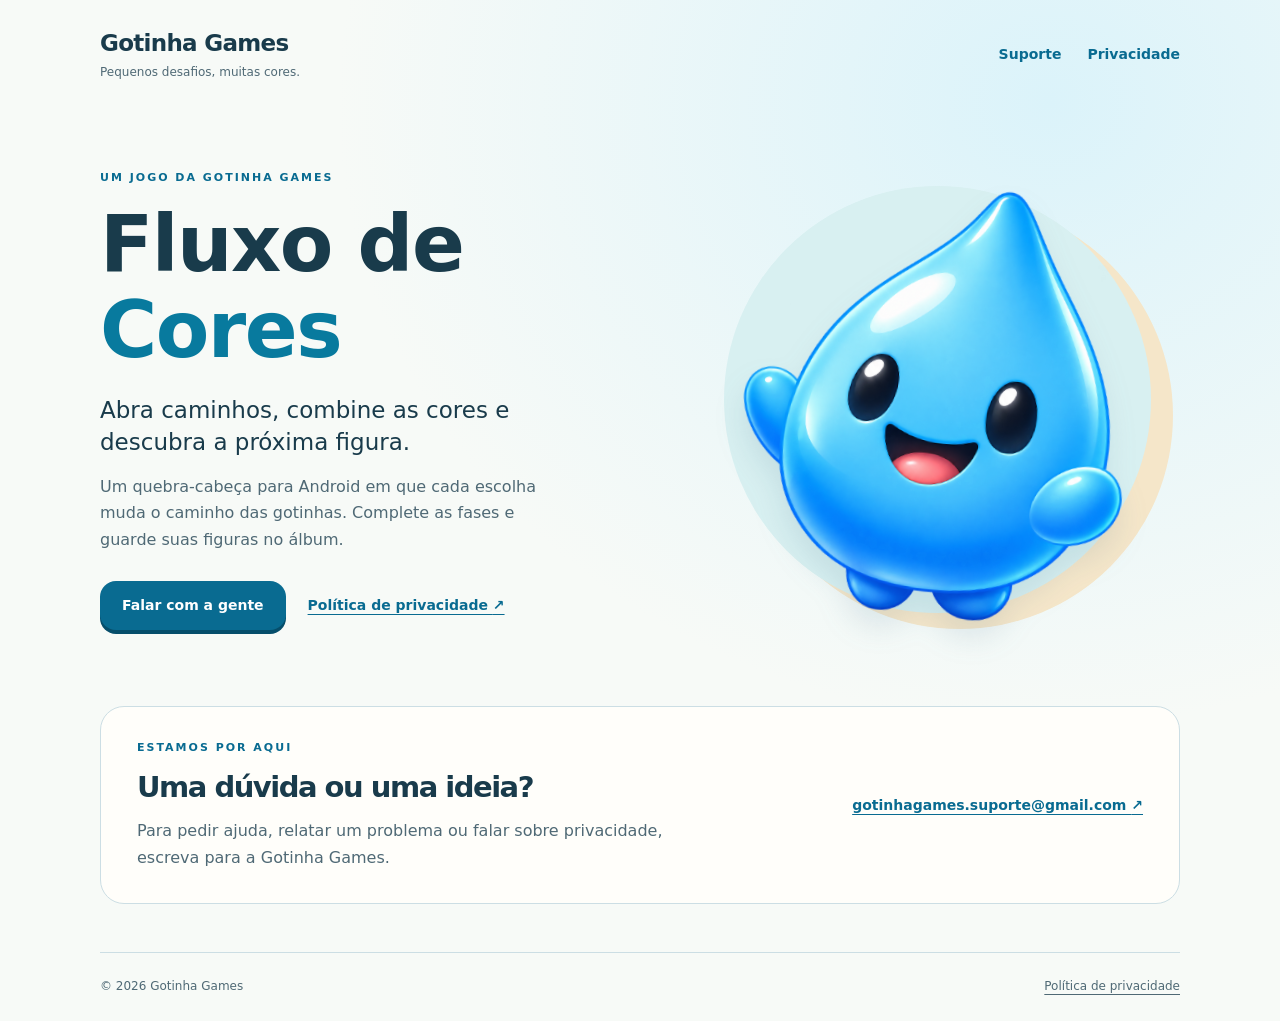
<file: index.html>
<!doctype html>
<html lang="pt-BR">
<head>
  <meta charset="utf-8">
  <meta name="viewport" content="width=device-width, initial-scale=1">
  <meta name="description" content="Fluxo de Cores, da Gotinha Games. Informações, suporte e política de privacidade do jogo.">
  <meta name="theme-color" content="#eaf6fa">
  <title>Gotinha Games · Fluxo de Cores</title>
  <link rel="stylesheet" href="styles.css">
</head>
<body>
  <a class="skip" href="#conteudo">Ir para o conteúdo</a>
  <header class="site-header wrap">
    <a class="brand" href="index.html">Gotinha Games<span>Pequenos desafios, muitas cores.</span></a>
    <nav aria-label="Principal"><a href="#suporte">Suporte</a><a href="privacidade.html">Privacidade</a></nav>
  </header>
  <main id="conteudo" class="wrap">
    <section class="hero" aria-labelledby="game-title">
      <div class="hero-copy">
        <p class="eyebrow">UM JOGO DA GOTINHA GAMES</p>
        <h1 id="game-title">Fluxo de <span>Cores</span></h1>
        <p class="lead">Abra caminhos, combine as cores e descubra a próxima figura.</p>
        <p>Um quebra-cabeça para Android em que cada escolha muda o caminho das gotinhas. Complete as fases e guarde suas figuras no álbum.</p>
        <div class="actions"><a class="button" href="#suporte">Falar com a gente</a><a class="text-link" href="privacidade.html">Política de privacidade <span aria-hidden="true">↗</span></a></div>
      </div>
      <div class="mascot"><div class="mascot-halo"></div><img src="gotinha.png" width="1159" height="1356" alt="Gotinha azul sorridente, a anfitriã do Fluxo de Cores"></div>
    </section>
    <section id="suporte" class="support" aria-labelledby="support-title">
      <div><p class="eyebrow">ESTAMOS POR AQUI</p><h2 id="support-title">Uma dúvida ou uma ideia?</h2><p>Para pedir ajuda, relatar um problema ou falar sobre privacidade, escreva para a Gotinha Games.</p></div>
      <a class="contact" href="mailto:gotinhagames.suporte@gmail.com">gotinhagames.suporte@gmail.com <span aria-hidden="true">↗</span></a>
    </section>
  </main>
  <footer class="wrap site-footer"><span>© 2026 Gotinha Games</span><a href="privacidade.html">Política de privacidade</a></footer>
</body>
</html>
</file>
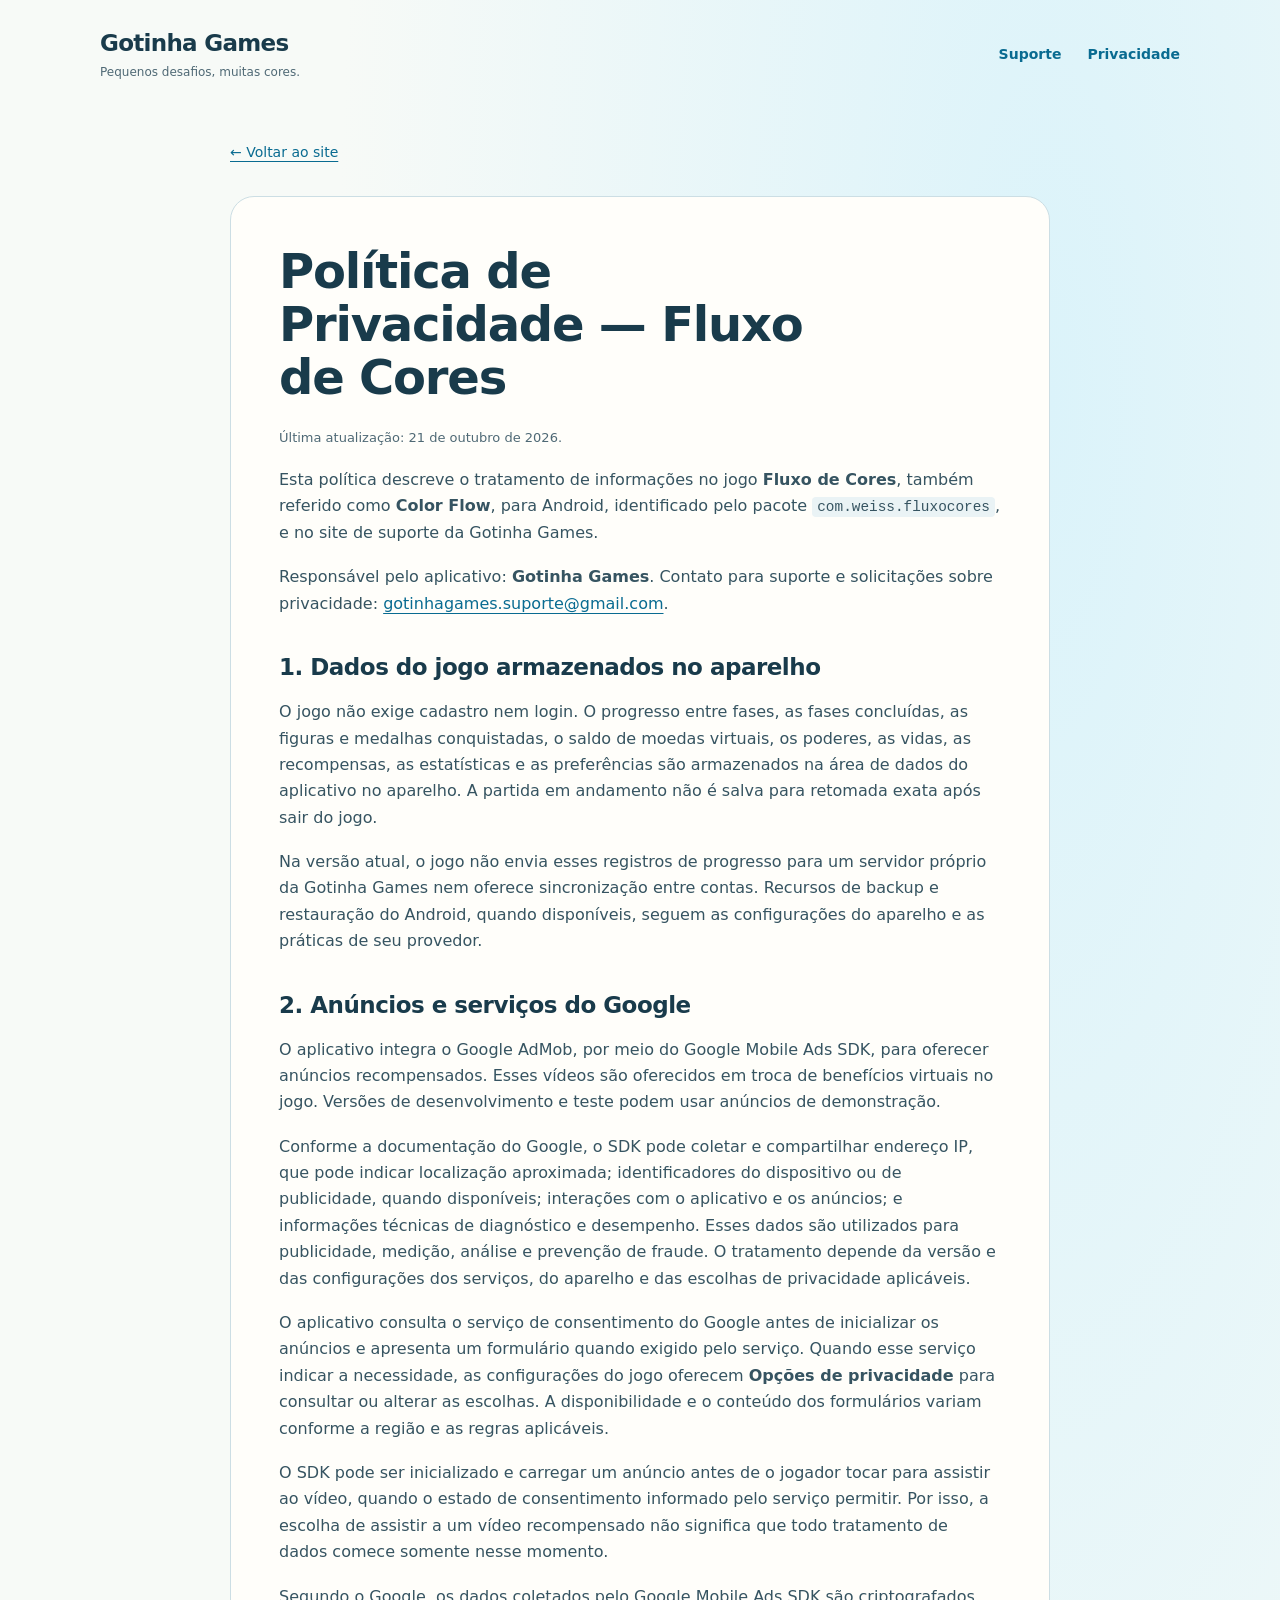
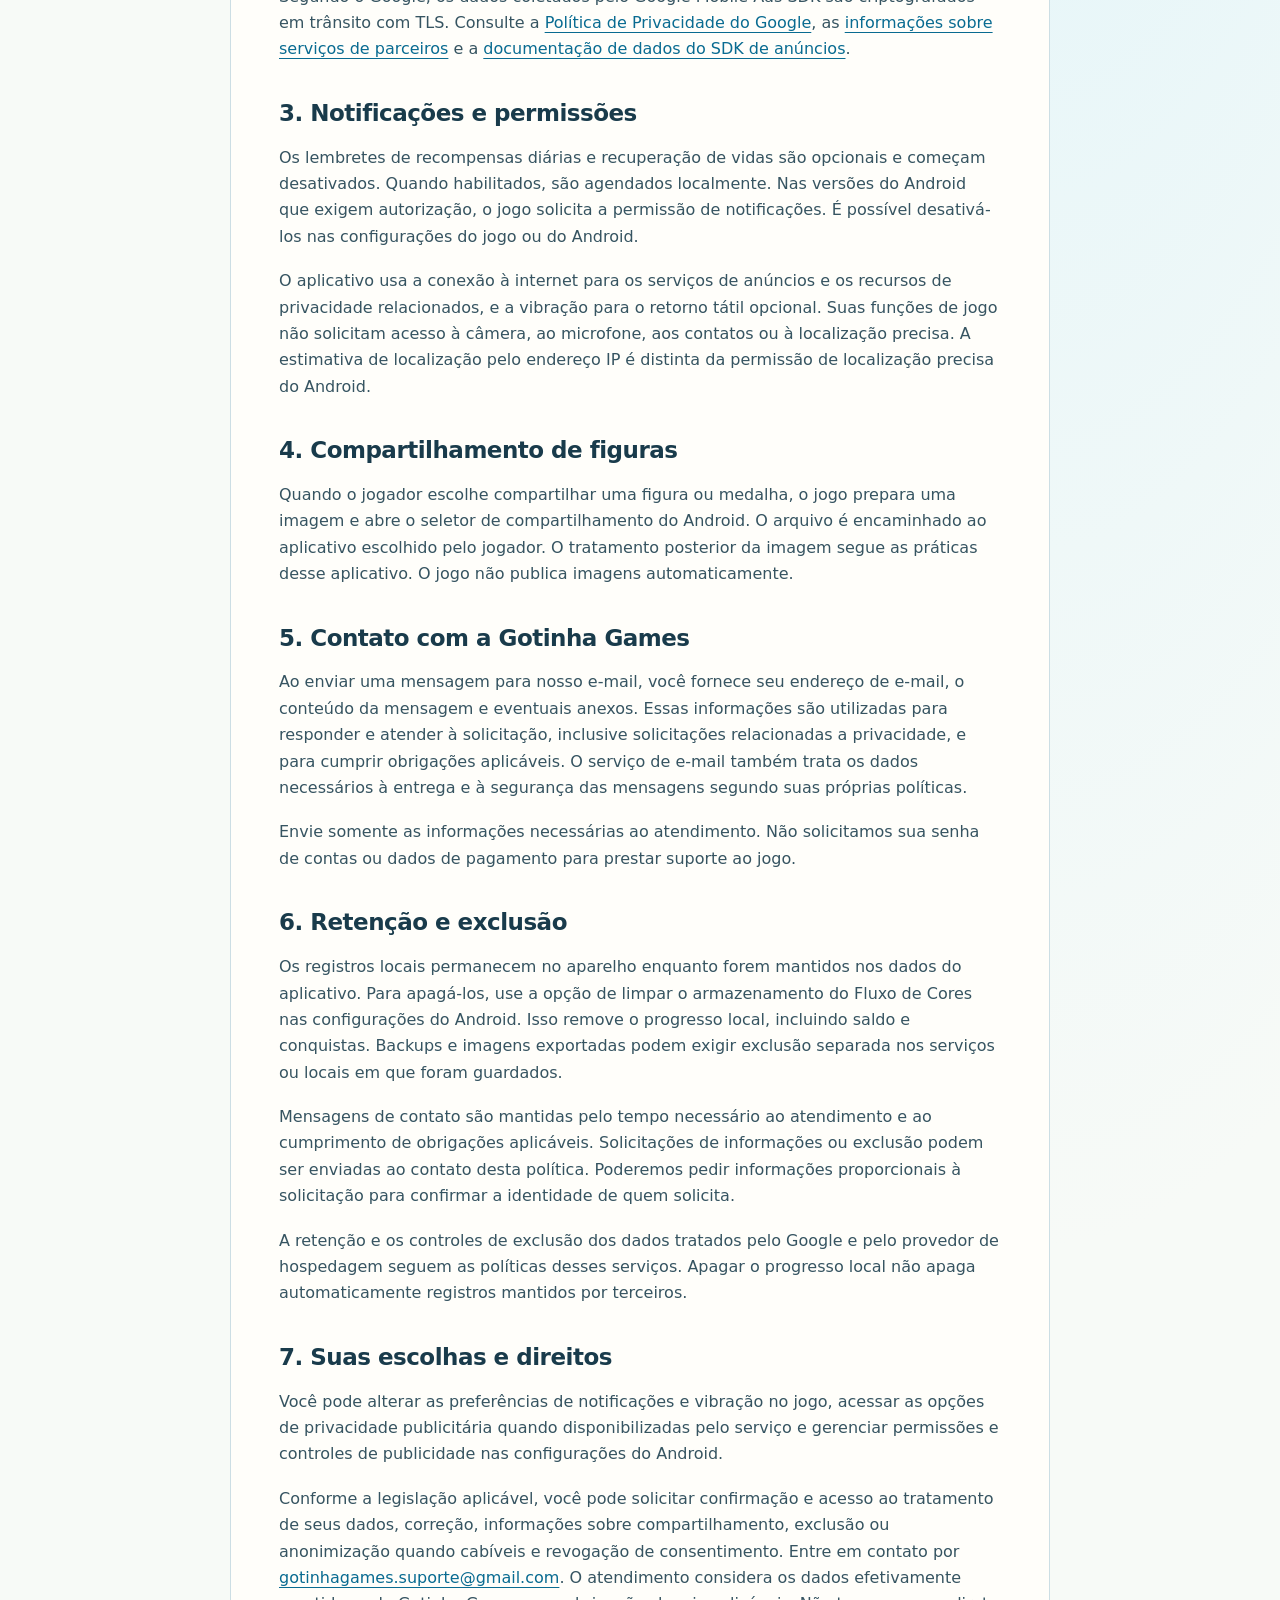
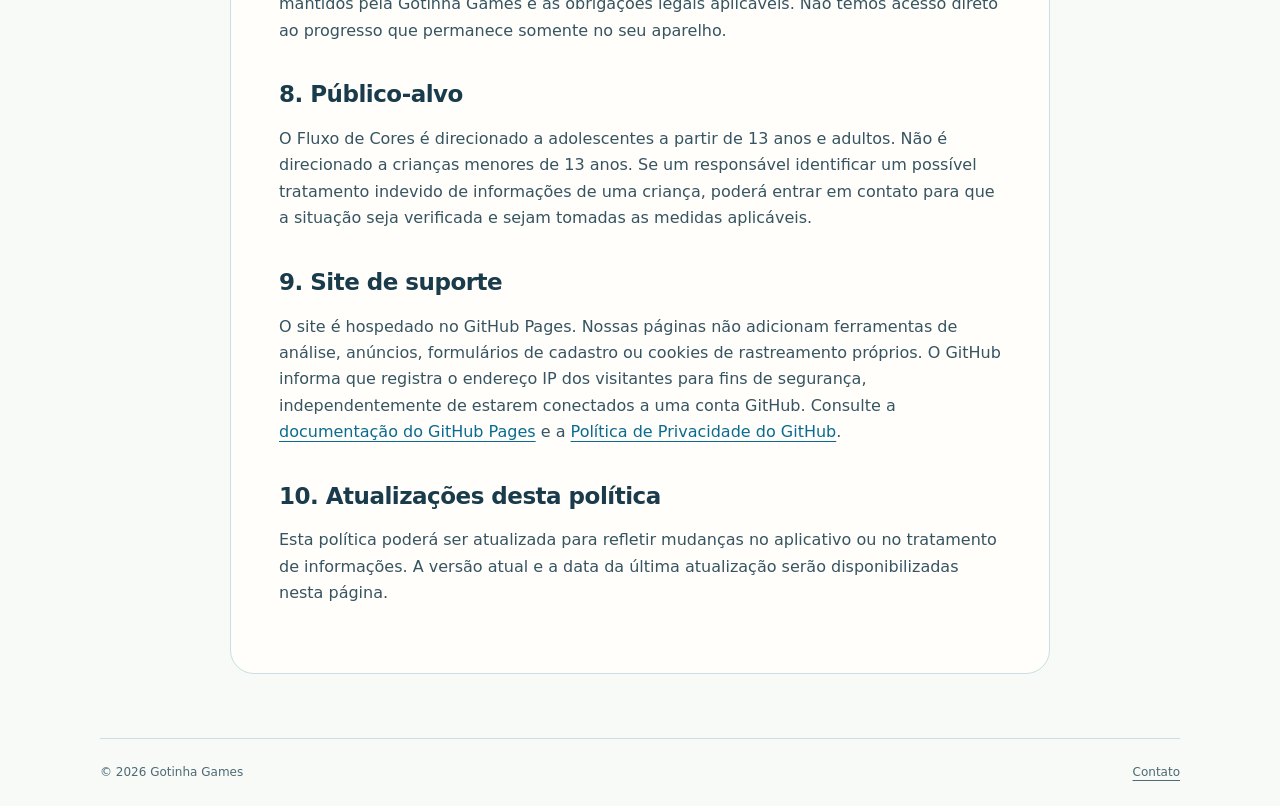
<file: privacidade.html>
<!doctype html>
<html lang="pt-BR">
<head>
  <meta charset="utf-8">
  <meta name="viewport" content="width=device-width, initial-scale=1">
  <meta name="description" content="Política de Privacidade do Fluxo de Cores, da Gotinha Games. Dados locais, anúncios, permissões e contato.">
  <meta name="theme-color" content="#eaf6fa">
  <title>Política de Privacidade · Fluxo de Cores · Gotinha Games</title>
  <link rel="canonical" href="https://gotinhagames.github.io/privacidade.html">
  <link rel="stylesheet" href="styles.css">
</head>
<body>
  <a class="skip" href="#conteudo">Ir para o conteúdo</a>
  <header class="site-header wrap">
    <a class="brand" href="index.html">Gotinha Games<span>Pequenos desafios, muitas cores.</span></a>
    <nav aria-label="Principal"><a href="index.html#suporte">Suporte</a><a href="privacidade.html" aria-current="page">Privacidade</a></nav>
  </header>
  <main id="conteudo" class="policy wrap">
    <a class="back" href="index.html">← Voltar ao site</a>
    <article>
      <h1>Política de Privacidade — Fluxo de Cores</h1>
      <p class="updated">Última atualização: 21 de outubro de 2026.</p>
      <p>Esta política descreve o tratamento de informações no jogo <strong>Fluxo de Cores</strong>, também referido como <strong>Color Flow</strong>, para Android, identificado pelo pacote <code>com.weiss.fluxocores</code>, e no site de suporte da Gotinha Games.</p>
      <p>Responsável pelo aplicativo: <strong>Gotinha Games</strong>. Contato para suporte e solicitações sobre privacidade: <a href="mailto:gotinhagames.suporte@gmail.com">gotinhagames.suporte@gmail.com</a>.</p>
      <h2>1. Dados do jogo armazenados no aparelho</h2>
      <p>O jogo não exige cadastro nem login. O progresso entre fases, as fases concluídas, as figuras e medalhas conquistadas, o saldo de moedas virtuais, os poderes, as vidas, as recompensas, as estatísticas e as preferências são armazenados na área de dados do aplicativo no aparelho. A partida em andamento não é salva para retomada exata após sair do jogo.</p>
      <p>Na versão atual, o jogo não envia esses registros de progresso para um servidor próprio da Gotinha Games nem oferece sincronização entre contas. Recursos de backup e restauração do Android, quando disponíveis, seguem as configurações do aparelho e as práticas de seu provedor.</p>
      <h2>2. Anúncios e serviços do Google</h2>
      <p>O aplicativo integra o Google AdMob, por meio do Google Mobile Ads SDK, para oferecer anúncios recompensados. Esses vídeos são oferecidos em troca de benefícios virtuais no jogo. Versões de desenvolvimento e teste podem usar anúncios de demonstração.</p>
      <p>Conforme a documentação do Google, o SDK pode coletar e compartilhar endereço IP, que pode indicar localização aproximada; identificadores do dispositivo ou de publicidade, quando disponíveis; interações com o aplicativo e os anúncios; e informações técnicas de diagnóstico e desempenho. Esses dados são utilizados para publicidade, medição, análise e prevenção de fraude. O tratamento depende da versão e das configurações dos serviços, do aparelho e das escolhas de privacidade aplicáveis.</p>
      <p>O aplicativo consulta o serviço de consentimento do Google antes de inicializar os anúncios e apresenta um formulário quando exigido pelo serviço. Quando esse serviço indicar a necessidade, as configurações do jogo oferecem <strong>Opções de privacidade</strong> para consultar ou alterar as escolhas. A disponibilidade e o conteúdo dos formulários variam conforme a região e as regras aplicáveis.</p>
      <p>O SDK pode ser inicializado e carregar um anúncio antes de o jogador tocar para assistir ao vídeo, quando o estado de consentimento informado pelo serviço permitir. Por isso, a escolha de assistir a um vídeo recompensado não significa que todo tratamento de dados comece somente nesse momento.</p>
      <p>Segundo o Google, os dados coletados pelo Google Mobile Ads SDK são criptografados em trânsito com TLS. Consulte a <a href="https://policies.google.com/privacy">Política de Privacidade do Google</a>, as <a href="https://policies.google.com/technologies/partner-sites">informações sobre serviços de parceiros</a> e a <a href="https://developers.google.com/admob/android/privacy/play-data-disclosure">documentação de dados do SDK de anúncios</a>.</p>
      <h2>3. Notificações e permissões</h2>
      <p>Os lembretes de recompensas diárias e recuperação de vidas são opcionais e começam desativados. Quando habilitados, são agendados localmente. Nas versões do Android que exigem autorização, o jogo solicita a permissão de notificações. É possível desativá-los nas configurações do jogo ou do Android.</p>
      <p>O aplicativo usa a conexão à internet para os serviços de anúncios e os recursos de privacidade relacionados, e a vibração para o retorno tátil opcional. Suas funções de jogo não solicitam acesso à câmera, ao microfone, aos contatos ou à localização precisa. A estimativa de localização pelo endereço IP é distinta da permissão de localização precisa do Android.</p>
      <h2>4. Compartilhamento de figuras</h2>
      <p>Quando o jogador escolhe compartilhar uma figura ou medalha, o jogo prepara uma imagem e abre o seletor de compartilhamento do Android. O arquivo é encaminhado ao aplicativo escolhido pelo jogador. O tratamento posterior da imagem segue as práticas desse aplicativo. O jogo não publica imagens automaticamente.</p>
      <h2>5. Contato com a Gotinha Games</h2>
      <p>Ao enviar uma mensagem para nosso e-mail, você fornece seu endereço de e-mail, o conteúdo da mensagem e eventuais anexos. Essas informações são utilizadas para responder e atender à solicitação, inclusive solicitações relacionadas a privacidade, e para cumprir obrigações aplicáveis. O serviço de e-mail também trata os dados necessários à entrega e à segurança das mensagens segundo suas próprias políticas.</p>
      <p>Envie somente as informações necessárias ao atendimento. Não solicitamos sua senha de contas ou dados de pagamento para prestar suporte ao jogo.</p>
      <h2>6. Retenção e exclusão</h2>
      <p>Os registros locais permanecem no aparelho enquanto forem mantidos nos dados do aplicativo. Para apagá-los, use a opção de limpar o armazenamento do Fluxo de Cores nas configurações do Android. Isso remove o progresso local, incluindo saldo e conquistas. Backups e imagens exportadas podem exigir exclusão separada nos serviços ou locais em que foram guardados.</p>
      <p>Mensagens de contato são mantidas pelo tempo necessário ao atendimento e ao cumprimento de obrigações aplicáveis. Solicitações de informações ou exclusão podem ser enviadas ao contato desta política. Poderemos pedir informações proporcionais à solicitação para confirmar a identidade de quem solicita.</p>
      <p>A retenção e os controles de exclusão dos dados tratados pelo Google e pelo provedor de hospedagem seguem as políticas desses serviços. Apagar o progresso local não apaga automaticamente registros mantidos por terceiros.</p>
      <h2>7. Suas escolhas e direitos</h2>
      <p>Você pode alterar as preferências de notificações e vibração no jogo, acessar as opções de privacidade publicitária quando disponibilizadas pelo serviço e gerenciar permissões e controles de publicidade nas configurações do Android.</p>
      <p>Conforme a legislação aplicável, você pode solicitar confirmação e acesso ao tratamento de seus dados, correção, informações sobre compartilhamento, exclusão ou anonimização quando cabíveis e revogação de consentimento. Entre em contato por <a href="mailto:gotinhagames.suporte@gmail.com">gotinhagames.suporte@gmail.com</a>. O atendimento considera os dados efetivamente mantidos pela Gotinha Games e as obrigações legais aplicáveis. Não temos acesso direto ao progresso que permanece somente no seu aparelho.</p>
      <h2>8. Público-alvo</h2>
      <p>O Fluxo de Cores é direcionado a adolescentes a partir de 13 anos e adultos. Não é direcionado a crianças menores de 13 anos. Se um responsável identificar um possível tratamento indevido de informações de uma criança, poderá entrar em contato para que a situação seja verificada e sejam tomadas as medidas aplicáveis.</p>
      <h2>9. Site de suporte</h2>
      <p>O site é hospedado no GitHub Pages. Nossas páginas não adicionam ferramentas de análise, anúncios, formulários de cadastro ou cookies de rastreamento próprios. O GitHub informa que registra o endereço IP dos visitantes para fins de segurança, independentemente de estarem conectados a uma conta GitHub. Consulte a <a href="https://docs.github.com/en/pages/getting-started-with-github-pages/what-is-github-pages">documentação do GitHub Pages</a> e a <a href="https://docs.github.com/en/site-policy/privacy-policies/github-general-privacy-statement">Política de Privacidade do GitHub</a>.</p>
      <h2>10. Atualizações desta política</h2>
      <p>Esta política poderá ser atualizada para refletir mudanças no aplicativo ou no tratamento de informações. A versão atual e a data da última atualização serão disponibilizadas nesta página.</p>
    </article>
  </main>
  <footer class="wrap site-footer"><span>© 2026 Gotinha Games</span><a href="mailto:gotinhagames.suporte@gmail.com">Contato</a></footer>
</body>
</html>
</file>
<file: styles.css>
:root{color-scheme:light;--ink:#193b4b;--muted:#4f6975;--blue:#096b91;--line:#ccdee4;--paper:#fffefa;font-family:ui-rounded,"Trebuchet MS",system-ui,sans-serif;color:var(--ink);background:#f7faf7;font-synthesis:none}
*{box-sizing:border-box}html{scroll-behavior:smooth;scroll-padding-top:24px}body{margin:0;font-size:16px;line-height:1.65;background:radial-gradient(ellipse at 82% 10%,#dbf3fa 0,transparent 48%)}a{color:var(--blue);text-underline-offset:4px}a:hover{text-decoration-thickness:2px}a:focus-visible{outline:3px solid #c77530;outline-offset:5px;border-radius:4px}.wrap{width:min(1080px,calc(100% - 64px));margin-inline:auto}.skip{position:absolute;left:16px;top:-100px;background:white;padding:10px 16px;z-index:5}.skip:focus{top:12px}.site-header{display:flex;justify-content:space-between;align-items:center;gap:24px;padding-block:30px}.brand{font-weight:800;font-size:23px;letter-spacing:-.7px;color:var(--ink);text-decoration:none;line-height:1.2}.brand span{display:block;font-size:12px;letter-spacing:0;font-weight:400;color:var(--muted);margin-top:7px}nav{display:flex;gap:26px}nav a{font-size:14px;text-decoration:none;font-weight:700}.hero{display:grid;grid-template-columns:1.15fr 1fr;gap:36px;align-items:center;padding-block:52px 68px}.eyebrow{color:var(--blue);font-size:11px;letter-spacing:2px;font-weight:800;margin:0 0 15px}h1,h2{line-height:1.1;letter-spacing:-1.5px}h1{font-size:clamp(48px,6.5vw,78px);margin:0 0 20px;max-width:580px}h1 span{color:#087a9e}p{margin:0 0 16px}.lead{font-size:23px;line-height:1.4;max-width:460px}.hero-copy>p:not(.eyebrow):not(.lead){color:var(--muted);max-width:450px}.actions{display:flex;gap:22px;align-items:center;flex-wrap:wrap;margin-top:28px}.button{display:inline-block;background:var(--blue);color:#fff;padding:13px 22px;border-radius:16px;text-decoration:none;font-size:14px;font-weight:700;box-shadow:0 4px 0 #064e6b}.button:hover{background:#075878}.text-link{font-size:14px;font-weight:700}.mascot{position:relative;display:grid;place-items:center;isolation:isolate;min-width:0}.mascot-halo{position:absolute;width:88%;aspect-ratio:1;border-radius:50%;background:#d8f0f1;z-index:-1;box-shadow:22px 16px 0 #f5e6c9}.mascot img{width:84%;height:auto;display:block;filter:drop-shadow(0 18px 14px #456f8622);transform:rotate(5deg)}.support{display:grid;grid-template-columns:1fr auto;gap:32px;align-items:center;background:var(--paper);border:1px solid var(--line);border-radius:24px;padding:32px 36px;margin-bottom:48px}.support h2{font-size:29px;margin:0 0 14px}.support p:last-child{color:var(--muted);max-width:560px;margin:0}.contact{font-weight:700;font-size:14px;overflow-wrap:anywhere}.site-footer{display:flex;justify-content:space-between;gap:24px;border-top:1px solid var(--line);padding-block:24px;color:var(--muted);font-size:12px}.site-footer a{color:var(--muted)}.policy{max-width:820px;padding-block:30px 64px}.policy .back{display:inline-block;margin-bottom:32px;font-size:14px}.policy article{background:var(--paper);border:1px solid var(--line);border-radius:24px;padding:48px}.policy h1{font-size:clamp(34px,5vw,48px);letter-spacing:-1.2px;margin-bottom:24px}.policy h2{font-size:23px;letter-spacing:-.5px;line-height:1.3;margin:36px 0 16px}.policy p{color:#365461;margin-bottom:18px}.policy code{font-size:.9em;overflow-wrap:anywhere;background:#eaf3f5;padding:2px 5px;border-radius:4px}.policy a{overflow-wrap:anywhere}.policy .updated{font-size:13px;color:var(--muted)}
@media(max-width:760px){.wrap{width:calc(100% - 40px)}.site-header{padding-block:24px;align-items:flex-start}.brand{font-size:21px}nav{gap:15px;padding-top:2px}nav a{font-size:12px}.brand span{max-width:145px;line-height:1.4}.hero{grid-template-columns:1fr;gap:20px;padding-block:34px 44px}.hero-copy{max-width:540px}h1{font-size:58px;max-width:400px}.lead{font-size:21px}.mascot{max-width:290px;justify-self:center;margin-top:15px}.support{grid-template-columns:1fr;padding:26px;gap:22px;margin-bottom:36px}.support h2{font-size:27px}.policy{padding-top:10px}.policy article{padding:26px 22px}.policy h2{font-size:21px}.site-footer{align-items:flex-start;font-size:11px}.actions{gap:20px}.contact{font-size:14px}}
@media(prefers-reduced-motion:reduce){html{scroll-behavior:auto}}
@media print{body{background:white}.site-header,.site-footer,.back,.skip{display:none}.policy{width:100%;max-width:none;padding:0}.policy article{padding:0;border:0}.policy a{color:inherit}}
</file>
